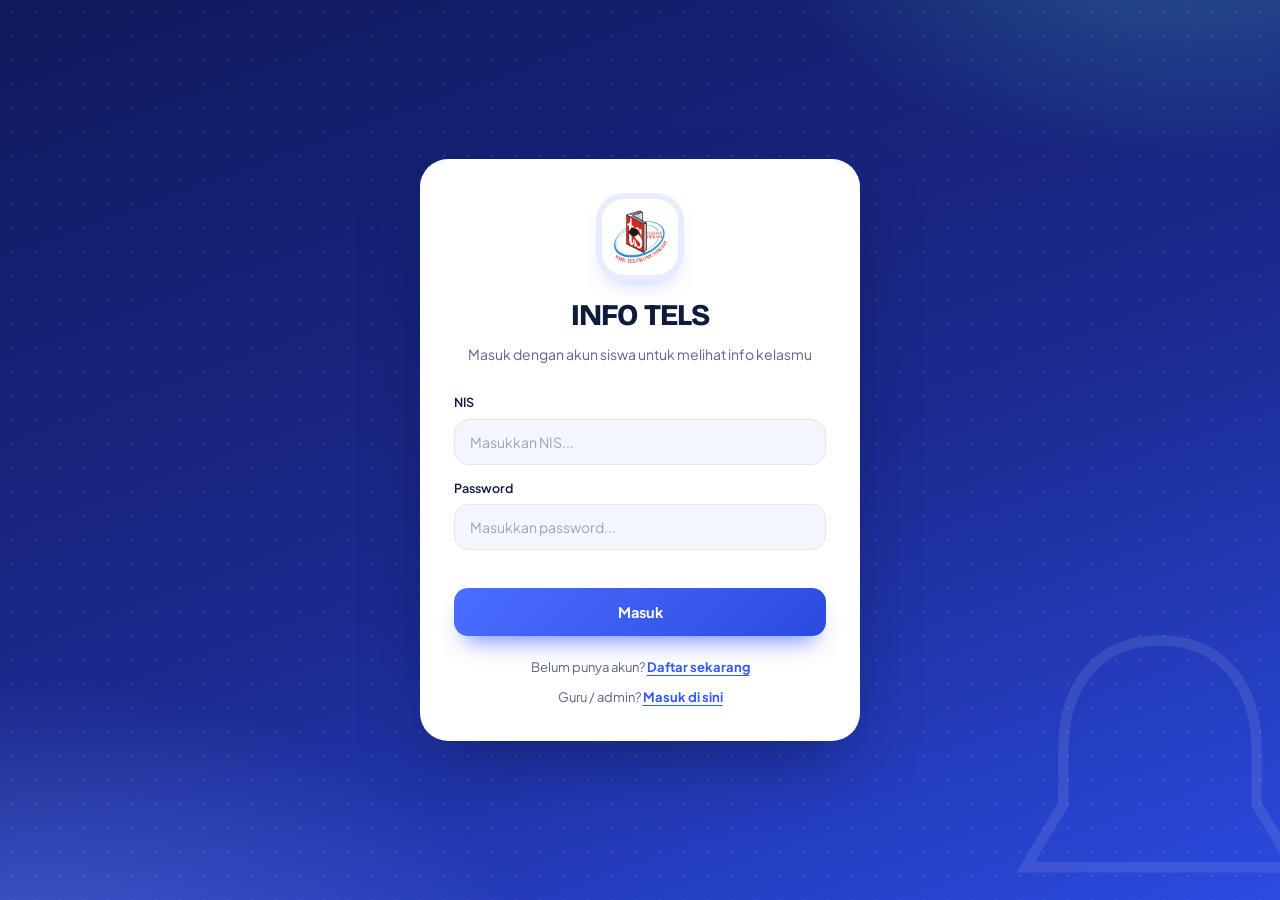
<file: index.html>
<!DOCTYPE html>
<html lang="id">
<head>
<meta charset="UTF-8" />
<meta name="viewport" content="width=device-width, initial-scale=1.0" />
<title>INFO TELS</title>
<link rel="preconnect" href="https://fonts.googleapis.com">
<link href="https://fonts.googleapis.com/css2?family=Bricolage+Grotesque:opsz,wght@12..96,600;12..96,700;12..96,800&family=Plus+Jakarta+Sans:wght@400;500;600;700&display=swap" rel="stylesheet">
<link rel="stylesheet" href="style.css" />
<link rel="stylesheet" href="tambahan.css" />
</head>
<body>

<!-- ================= LAYAR LOGIN SISWA ================= -->
<div class="login-screen" id="loginScreen">
  <div class="login-card lebar">
    <div class="login-badge"><img src="telesandi.png" alt="Logo INFO TELS"></div>
    <h1>INFO TELS</h1>
    <p class="sub" id="authSub">Masuk dengan akun siswa untuk melihat info kelasmu</p>

    <!-- ===== Masuk ===== -->
    <div id="loginView">
      <div class="field">
        <label for="loginNis">NIS</label>
        <input type="text" id="loginNis" placeholder="Masukkan NIS..." autocomplete="username" />
      </div>
      <div class="field">
        <label for="loginPassword">Password</label>
        <input type="password" id="loginPassword" placeholder="Masukkan password..." autocomplete="current-password" />
      </div>
      <p class="login-error" id="loginError"></p>

      <div class="login-actions">
        <button class="btn-154" id="loginBtn"><span>Masuk</span><svg xmlns="http://www.w3.org/2000/svg" fill="currentcolor" viewBox="0 0 24 24"><path d="M16.1716 10.9999L10.8076 5.63589L12.2218 4.22168L20 11.9999L12.2218 19.778L10.8076 18.3638L16.1716 12.9999H4V10.9999H16.1716Z"></path></svg></button>
      </div>

      <p class="auth-switch">Belum punya akun? <button type="button" class="link-btn" id="showRegisterBtn">Daftar sekarang</button></p>
      <p class="auth-switch alt">Guru / admin? <a class="link-btn" href="admin.html">Masuk di sini</a></p>
    </div>

    <!-- ===== Daftar ===== -->
    <div id="registerView" hidden>
      <p class="login-note">Setelah mendaftar, akunmu harus <b>disetujui admin</b> dulu sebelum bisa dipakai masuk.</p>
      <div class="field">
        <label for="regNama">Nama lengkap</label>
        <input type="text" id="regNama" placeholder="Nama sesuai data sekolah" autocomplete="name" maxlength="100" />
      </div>
      <div class="field">
        <label for="regNis">NIS</label>
        <input type="text" id="regNis" placeholder="4-20 karakter (huruf/angka)" autocomplete="off" maxlength="20" />
      </div>
      <div class="field">
        <label for="regKelas">Kelas</label>
        <select id="regKelas" required></select>
      </div>
      <div class="field">
        <label for="regPassword">Password</label>
        <input type="password" id="regPassword" placeholder="Minimal 6 karakter" autocomplete="new-password" />
      </div>
      <div class="field">
        <label for="regConfirm">Ulangi password</label>
        <input type="password" id="regConfirm" placeholder="Ketik ulang password" autocomplete="new-password" />
      </div>
      <p class="login-error" id="registerError"></p>

      <div class="login-actions">
        <button class="btn-154" id="registerBtn"><span>Daftar</span><svg xmlns="http://www.w3.org/2000/svg" fill="currentcolor" viewBox="0 0 24 24"><path d="M16.1716 10.9999L10.8076 5.63589L12.2218 4.22168L20 11.9999L12.2218 19.778L10.8076 18.3638L16.1716 12.9999H4V10.9999H16.1716Z"></path></svg></button>
      </div>

      <p class="auth-switch">Sudah punya akun? <button type="button" class="link-btn" id="showLoginBtn">Masuk</button></p>
    </div>
  </div>
</div>

<!-- ================= APLIKASI SISWA ================= -->
<div id="appScreen" style="display:none;">
  <header>
    <div class="topbar">
      <div class="brand"><span class="brand-badge"><img src="telesandi.png" alt="Logo INFO TELS"></span> INFO TELS</div>
      <div class="admin-controls">
        <span class="status-badge" id="statusBadge"></span>
        <button class="admin-toggle btn-103" id="logoutBtn"><span class="text-103">Keluar</span><span class="icon-103"><svg xmlns="http://www.w3.org/2000/svg" width="24" height="24" viewBox="0 0 24 24"><path d="M24 20.188l-8.315-8.209 8.2-8.282-3.697-3.697-8.212 8.318-8.31-8.203-3.666 3.666 8.321 8.24-8.206 8.313 3.666 3.666 8.237-8.318 8.285 8.203z"></path></svg></span></button>
      </div>
    </div>
    <div class="hero">
      <h1>Info khusus untuk kelasmu</h1>
      <p id="heroSub">Kamu hanya melihat info untuk kelasmu dan info untuk semua kelas.</p>
    </div>
  </header>

  <div class="filter-wrap">
    <div class="filter-card">
      <div class="chips" id="chips" role="group" aria-label="Filter kategori"></div>
    </div>
  </div>

  <main>
    <div class="section-label">
      <h2>Pengumuman Terbaru</h2>
      <span class="count" id="countLabel"></span>
    </div>
    <div class="grid" id="grid"></div>
    <div class="empty" id="emptyState" style="display:none;">
      <div class="icon">
        <svg width="34" height="34" viewBox="0 0 24 24" fill="none" stroke="currentColor" stroke-width="1.4" stroke-linecap="round" stroke-linejoin="round"><path d="M4 12h4l1.5 3h5L16 12h4"/><path d="M4 12 5.5 5h13L20 12v6a1 1 0 0 1-1 1H5a1 1 0 0 1-1-1v-6Z"/></svg>
      </div>
      <p>Belum ada pengumuman untuk filter ini.</p>
    </div>
  </main>

  <div class="toast" id="toast"></div>
</div>

<script src="common.js"></script>
<script src="script.js"></script>
</body>
</html>
</file>
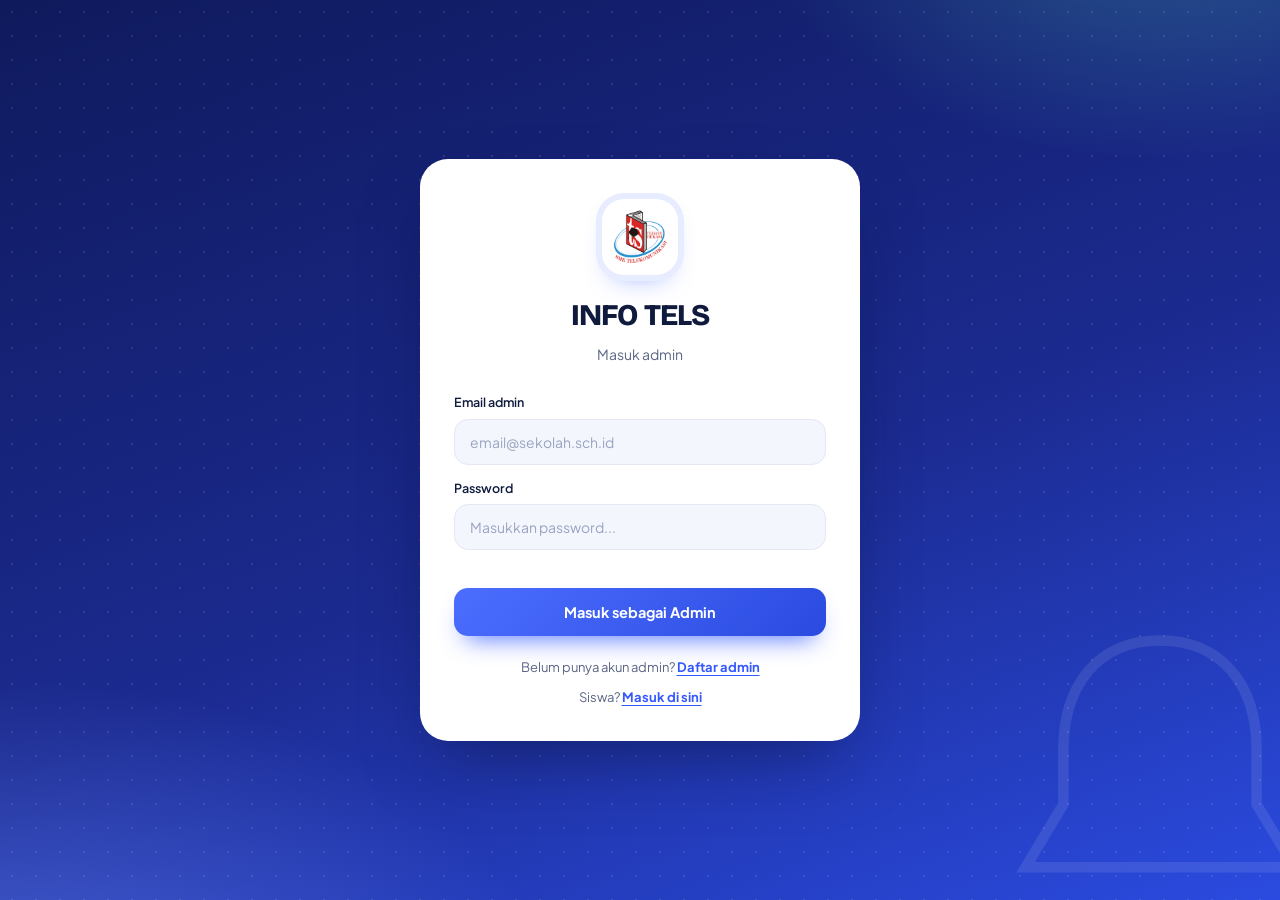
<file: admin.html>
<!DOCTYPE html>
<html lang="id">
<head>
<meta charset="UTF-8" />
<meta name="viewport" content="width=device-width, initial-scale=1.0" />
<title>INFO TELS — Admin</title>
<link rel="preconnect" href="https://fonts.googleapis.com">
<link href="https://fonts.googleapis.com/css2?family=Bricolage+Grotesque:opsz,wght@12..96,600;12..96,700;12..96,800&family=Plus+Jakarta+Sans:wght@400;500;600;700&display=swap" rel="stylesheet">
<link rel="stylesheet" href="style.css" />
<link rel="stylesheet" href="tambahan.css" />
</head>
<body>

<!-- ================= LAYAR LOGIN ADMIN ================= -->
<div class="login-screen" id="loginScreen">
  <div class="login-card lebar">
    <div class="login-badge"><img src="telesandi.png" alt="Logo INFO TELS"></div>
    <h1>INFO TELS</h1>
    <p class="sub" id="authSub">Masuk admin</p>

    <!-- ===== Masuk admin ===== -->
    <div id="loginView">
      <div class="field">
        <label for="loginEmail">Email admin</label>
        <input type="email" id="loginEmail" placeholder="email@sekolah.sch.id" autocomplete="email" />
      </div>
      <div class="field">
        <label for="loginPassword">Password</label>
        <input type="password" id="loginPassword" placeholder="Masukkan password..." autocomplete="current-password" />
      </div>
      <p class="login-error" id="loginError"></p>

      <div class="login-actions">
        <button class="btn-154" id="loginBtn"><span>Masuk sebagai Admin</span><svg xmlns="http://www.w3.org/2000/svg" fill="currentcolor" viewBox="0 0 24 24"><path d="M16.1716 10.9999L10.8076 5.63589L12.2218 4.22168L20 11.9999L12.2218 19.778L10.8076 18.3638L16.1716 12.9999H4V10.9999H16.1716Z"></path></svg></button>
      </div>

      <p class="auth-switch">Belum punya akun admin? <button type="button" class="link-btn" id="showRegisterBtn">Daftar admin</button></p>
      <p class="auth-switch alt">Siswa? <a class="link-btn" href="index.html">Masuk di sini</a></p>
    </div>

    <!-- ===== Daftar admin ===== -->
    <div id="registerView" hidden>
      <p class="login-note">Pendaftaran admin butuh <b>kode admin</b> dari pengelola sistem.</p>
      <div class="field">
        <label for="regNama">Nama lengkap</label>
        <input type="text" id="regNama" placeholder="Contoh: Bu Sandi" autocomplete="name" maxlength="100" />
      </div>
      <div class="field">
        <label for="regEmail">Email</label>
        <input type="email" id="regEmail" placeholder="nama@sekolah.sch.id" autocomplete="email" />
      </div>
      <div class="field">
        <label for="regPassword">Password</label>
        <input type="password" id="regPassword" placeholder="Minimal 8 karakter" autocomplete="new-password" />
      </div>
      <div class="field">
        <label for="regConfirm">Ulangi password</label>
        <input type="password" id="regConfirm" placeholder="Ketik ulang password" autocomplete="new-password" />
      </div>
      <div class="field">
        <label for="regKode">Kode admin</label>
        <input type="text" id="regKode" placeholder="Minta kode ke pengelola sistem" autocomplete="off" />
      </div>
      <p class="login-error" id="registerError"></p>

      <div class="login-actions">
        <button class="btn-154" id="registerBtn"><span>Buat Akun Admin</span><svg xmlns="http://www.w3.org/2000/svg" fill="currentcolor" viewBox="0 0 24 24"><path d="M16.1716 10.9999L10.8076 5.63589L12.2218 4.22168L20 11.9999L12.2218 19.778L10.8076 18.3638L16.1716 12.9999H4V10.9999H16.1716Z"></path></svg></button>
      </div>

      <p class="auth-switch">Sudah punya akun? <button type="button" class="link-btn" id="showLoginBtn">Masuk</button></p>
    </div>
  </div>
</div>

<!-- ================= PANEL ADMIN ================= -->
<div id="appScreen" style="display:none;">
  <header>
    <div class="topbar">
      <div class="brand"><span class="brand-badge"><img src="telesandi.png" alt="Logo INFO TELS"></span> INFO TELS</div>
      <div class="admin-controls">
        <span class="status-badge" id="statusBadge"></span>
        <button class="admin-toggle btn-103" id="logoutBtn"><span class="text-103">Keluar</span><span class="icon-103"><svg xmlns="http://www.w3.org/2000/svg" width="24" height="24" viewBox="0 0 24 24"><path d="M24 20.188l-8.315-8.209 8.2-8.282-3.697-3.697-8.212 8.318-8.31-8.203-3.666 3.666 8.321 8.24-8.206 8.313 3.666 3.666 8.237-8.318 8.285 8.203z"></path></svg></span></button>
      </div>
    </div>
    <div class="hero">
      <h1>Panel admin INFO TELS</h1>
      <p>Posting pengumuman untuk kelas tertentu, dan verifikasi akun siswa yang mendaftar.</p>
    </div>
  </header>

  <div class="filter-wrap">
    <div class="filter-card">
      <div class="tabs" role="tablist">
        <button class="tab active" id="tabPengumuman" role="tab">Pengumuman</button>
        <button class="tab" id="tabSiswa" role="tab">Verifikasi Siswa <span class="tab-badge" id="pendingBadge">0</span></button>
      </div>
    </div>
  </div>

  <!-- ===== Panel pengumuman ===== -->
  <main id="panelPengumuman">
    <div class="panel-bar">
      <div class="chips" id="chips" role="group" aria-label="Filter kategori"></div>
      <select id="kelasFilter" aria-label="Filter kelas atau jurusan">
        <option value="semua">Semua Kelas/Jurusan</option>
      </select>
    </div>
    <div class="section-label">
      <h2>Pengumuman</h2>
      <span class="count" id="countLabel"></span>
    </div>
    <div class="grid" id="grid"></div>
    <div class="empty" id="emptyState" style="display:none;">
      <div class="icon">
        <svg width="34" height="34" viewBox="0 0 24 24" fill="none" stroke="currentColor" stroke-width="1.4" stroke-linecap="round" stroke-linejoin="round"><path d="M4 12h4l1.5 3h5L16 12h4"/><path d="M4 12 5.5 5h13L20 12v6a1 1 0 0 1-1 1H5a1 1 0 0 1-1-1v-6Z"/></svg>
      </div>
      <p>Belum ada pengumuman untuk filter ini.</p>
    </div>
  </main>

  <!-- ===== Panel verifikasi siswa ===== -->
  <main id="panelSiswa" hidden>
    <div class="panel-bar">
      <div class="chips" id="siswaChips" role="group" aria-label="Filter status siswa"></div>
    </div>
    <div class="section-label">
      <h2>Akun Siswa</h2>
      <span class="count" id="siswaCount"></span>
    </div>
    <div class="siswa-list" id="siswaList"></div>
    <div class="empty" id="siswaEmpty" style="display:none;">
      <div class="icon">
        <svg width="34" height="34" viewBox="0 0 24 24" fill="none" stroke="currentColor" stroke-width="1.4" stroke-linecap="round" stroke-linejoin="round"><circle cx="12" cy="8" r="3.5"/><path d="M5 20c1-4 4-6 7-6s6 2 7 6"/></svg>
      </div>
      <p>Tidak ada akun siswa untuk status ini.</p>
    </div>
  </main>

  <button class="fab show" id="fab" aria-label="Tambah pengumuman baru">
    <svg width="22" height="22" viewBox="0 0 20 20" fill="none" stroke="currentColor" stroke-width="2" stroke-linecap="round"><path d="M10 4v12M4 10h12"/></svg>
  </button>

  <!-- Form buat pengumuman -->
  <div class="overlay" id="overlay">
    <div class="modal" role="dialog" aria-modal="true" aria-labelledby="modalTitle">
      <h3 id="modalTitle">Buat Pengumuman</h3>
      <p class="sub">Isi info di bawah. Hanya siswa dari kelas yang dipilih yang bisa melihatnya.</p>
      <form id="form">
        <div class="field">
          <label for="judul">Judul</label>
          <input id="judul" type="text" placeholder="Contoh: Libur Nasional 17 Agustus" maxlength="150" required />
        </div>
        <div class="field">
          <label for="isi">Isi Pengumuman</label>
          <textarea id="isi" placeholder="Tulis detail pengumuman di sini..." maxlength="3000" required></textarea>
        </div>
        <div class="field">
          <label for="kategori">Kategori</label>
          <select id="kategori">
            <option value="akademik">Akademik</option>
            <option value="lomba">Lomba</option>
            <option value="libur">Libur</option>
            <option value="ekskul">Ekskul</option>
          </select>
        </div>
        <fieldset class="field">
          <legend>Ditujukan Untuk</legend>
          <div class="kelas-picker">
            <label class="kelas-check kelas-check-all">
              <input type="checkbox" id="kelasAll" checked>
              <span>Semua Kelas</span>
            </label>
            <div class="kelas-groups" id="kelasGroups"></div>
            <p class="kelas-hint" id="kelasHint"></p>
          </div>
        </fieldset>
        <div class="modal-actions">
          <button type="button" class="btn btn-ghost" id="cancelBtn">Batal</button>
          <button type="submit" class="btn btn-primary">Posting</button>
        </div>
      </form>
    </div>
  </div>

  <!-- Reset password siswa -->
  <div class="overlay" id="pwOverlay">
    <div class="modal" role="dialog" aria-modal="true" aria-labelledby="pwTitle">
      <h3 id="pwTitle">Reset Password</h3>
      <p class="sub" id="pwSub">Buat password baru untuk siswa ini, lalu sampaikan ke siswanya.</p>
      <div class="field">
        <label for="pwBaru">Password baru</label>
        <input id="pwBaru" type="text" placeholder="Minimal 6 karakter" autocomplete="off" />
      </div>
      <p class="error-msg" id="pwError"></p>
      <div class="modal-actions">
        <button type="button" class="btn btn-ghost" id="pwCancelBtn">Batal</button>
        <button type="button" class="btn btn-primary" id="pwSaveBtn">Simpan</button>
      </div>
    </div>
  </div>

  <!-- Konfirmasi hapus -->
  <div class="confirm-overlay" id="confirmOverlay">
    <div class="confirm-box">
      <div class="icon">
        <svg width="42" height="42" viewBox="0 0 20 20" fill="none" stroke="currentColor" stroke-width="1.5" stroke-linecap="round" stroke-linejoin="round"><path d="M4 6h12M8 6V4.5A1.5 1.5 0 0 1 9.5 3h1A1.5 1.5 0 0 1 12 4.5V6M6 6l.6 9.4A1.5 1.5 0 0 0 8.1 17h3.8a1.5 1.5 0 0 0 1.5-1.6L14 6"/></svg>
      </div>
      <h3 id="confirmTitle">Hapus?</h3>
      <p id="confirmText">Tindakan ini tidak dapat dibatalkan.</p>
      <div class="actions">
        <button class="btn btn-ghost" id="confirmCancelBtn">Batal</button>
        <button class="btn btn-danger btn-103" id="confirmDeleteBtn"><span class="text-103">Hapus</span><span class="icon-103"><svg xmlns="http://www.w3.org/2000/svg" width="24" height="24" viewBox="0 0 24 24"><path d="M24 20.188l-8.315-8.209 8.2-8.282-3.697-3.697-8.212 8.318-8.31-8.203-3.666 3.666 8.321 8.24-8.206 8.313 3.666 3.666 8.237-8.318 8.285 8.203z"></path></svg></span></button>
      </div>
    </div>
  </div>

  <div class="toast" id="toast"></div>
</div>

<script src="common.js"></script>
<script src="admin.js"></script>
</body>
</html>
</file>
<file: style.css>
:root{
  --ink:#0F1A3D;
  --ink-soft:#5B6585;
  --accent:#3358FF;
  --accent-dark:#1B2A8F;
  --accent-soft:#E8ECFF;
  --mint:#5CE1C6;
  --danger:#E5484D;
  --danger-dark:#C93036;
  --danger-soft:rgba(229,72,77,.1);
  --line:#E4E8F5;
  --paper:#F4F6FD;
  --white:#FFFFFF;

  --radius-xl:28px;
  --radius-lg:22px;
  --radius-md:14px;
  --radius-sm:10px;
  --radius-pill:999px;

  --shadow-sm:0 1px 2px rgba(16,26,92,.06), 0 6px 16px -8px rgba(16,26,92,.14);
  --shadow-hover:0 22px 44px -20px rgba(27,42,143,.38);
  --shadow-float:0 30px 70px -20px rgba(10,16,60,.55);

  --hero-bg:
    radial-gradient(rgba(255,255,255,.10) 1px, transparent 1.5px),
    radial-gradient(700px 420px at 92% -10%, rgba(92,225,198,.28), transparent 60%),
    radial-gradient(900px 520px at 0% 110%, rgba(110,140,255,.45), transparent 60%),
    linear-gradient(160deg,#0F1A5C 0%,#1B2A8F 55%,#2B4BE0 100%);
  --hero-bg-size:24px 24px, auto, auto, auto;
}

*{box-sizing:border-box;}
html{-webkit-text-size-adjust:100%;}
body{margin:0;}
body,input,select,textarea,button{font-family:'Plus Jakarta Sans',system-ui,-apple-system,'Segoe UI',sans-serif;}
h1,h2,h3,.brand{
  font-family:'Bricolage Grotesque','Plus Jakarta Sans',system-ui,sans-serif;
  font-weight:700;
  letter-spacing:-.02em;
}
.btn{font-weight:600;}
body{
  background:var(--paper);
  color:var(--ink);
  min-height:100vh;
  -webkit-font-smoothing:antialiased;
  line-height:1.5;
}
::selection{background:var(--accent);color:var(--white);}

.login-screen{
  min-height:100vh;
  display:flex;
  align-items:center;
  justify-content:center;
  background-image:var(--hero-bg);
  background-size:var(--hero-bg-size);
  position:relative;
  overflow:hidden;
  padding:24px;
}
.login-screen::after{
  content:"";
  position:absolute;
  right:-90px; bottom:-110px;
  width:420px; height:420px;
  background-image:url("data:image/svg+xml,%3Csvg xmlns='http://www.w3.org/2000/svg' viewBox='0 0 100 100'%3E%3Cpath d='M50 12c-15 0-23 11-23 26v13l-9 15h64l-9-15V38c0-15-8-26-23-26Z' fill='none' stroke='white' stroke-width='2.5'/%3E%3Ccircle cx='50' cy='84' r='6' fill='none' stroke='white' stroke-width='2.5'/%3E%3C/svg%3E");
  background-repeat:no-repeat;
  background-size:contain;
  opacity:.09;
  pointer-events:none;
}
.login-card{
  background:var(--white);
  border-radius:var(--radius-xl);
  padding:40px 34px 34px;
  max-width:410px;
  width:100%;
  box-shadow:var(--shadow-float);
  text-align:center;
  animation:pop .45s cubic-bezier(.2,.9,.3,1.2) both;
  position:relative;
  z-index:2;
}
.login-badge{
  width:76px;height:76px;
  background:var(--accent-soft);
  border-radius:22px;
  display:flex;align-items:center;justify-content:center;
  overflow:hidden;
  margin:0 auto 18px;
  box-shadow:0 0 0 6px var(--accent-soft), 0 12px 24px -10px rgba(51,88,255,.5);
}
.login-badge img{
  width:100%;
  height:100%;
  object-fit:cover;
  display:block;
}
.login-card h1{font-size:30px; margin:0 0 6px; font-weight:800; letter-spacing:-.03em;}
.login-card .sub{font-size:14px; color:var(--ink-soft); margin:0 0 28px;}
.login-card .field{margin-bottom:14px; text-align:left;}
.login-card .field label{
  display:block; font-size:12.5px; font-weight:600; margin-bottom:7px; color:var(--ink);
}
.login-card .field input{
  width:100%;
  border:1.5px solid var(--line);
  border-radius:var(--radius-md);
  padding:13px 15px;
  font-size:14px;
  color:var(--ink);
  background:var(--paper);
  transition:border-color .15s ease, box-shadow .15s ease, background .15s ease;
}
.login-card .field input::placeholder{color:#9AA3C0;}
.login-card .field input:focus{
  outline:none;
  border-color:var(--accent);
  background:var(--white);
  box-shadow:0 0 0 4px rgba(51,88,255,.14);
}
.login-error{
  font-size:12.5px;
  color:var(--danger);
  font-weight:600;
  min-height:16px;
  margin:-2px 0 10px;
  text-align:left;
}
.login-actions{display:flex; flex-direction:column; gap:12px; margin-top:4px;}
.divider{
  display:flex; align-items:center; gap:12px;
  color:var(--ink-soft); font-size:12px; margin:2px 0;
}
.divider::before, .divider::after{content:""; flex:1; height:1px; background:var(--line);}

header{
  background-image:var(--hero-bg);
  background-size:var(--hero-bg-size);
  padding:26px 6vw 96px;
  border-radius:0 0 40px 40px;
  position:relative;
  overflow:hidden;
}
header::after{
  content:"";
  position:absolute;
  right:-50px; bottom:-80px;
  width:340px; height:340px;
  background-image:url("data:image/svg+xml,%3Csvg xmlns='http://www.w3.org/2000/svg' viewBox='0 0 100 100'%3E%3Cpath d='M50 12c-15 0-23 11-23 26v13l-9 15h64l-9-15V38c0-15-8-26-23-26Z' fill='none' stroke='white' stroke-width='2.5'/%3E%3Ccircle cx='50' cy='84' r='6' fill='none' stroke='white' stroke-width='2.5'/%3E%3C/svg%3E");
  background-repeat:no-repeat;
  background-size:contain;
  opacity:.09;
  pointer-events:none;
}
.topbar, .hero{position:relative; z-index:2;}
.topbar{
  max-width:1100px;
  margin:0 auto;
  display:flex;
  justify-content:space-between;
  align-items:center;
  flex-wrap:wrap;
  gap:12px;
}
.brand{
  display:flex;
  align-items:center;
  gap:11px;
  color:var(--white);
  font-weight:800;
  font-size:20px;
  letter-spacing:-.02em;
}
.brand-badge{
  width:40px;height:40px;
  background:rgba(255,255,255,.14);
  border:1px solid rgba(255,255,255,.22);
  border-radius:13px;
  display:flex;align-items:center;justify-content:center;
  overflow:hidden;
}
.brand-badge img{
  width:100%;
  height:100%;
  object-fit:cover;
  display:block;
}
.admin-controls{
  display:flex;
  gap:10px;
  align-items:center;
  flex-wrap:wrap;
}
.status-badge{
  display:inline-flex;
  align-items:center;
  gap:7px;
  font-size:12.5px;
  padding:9px 15px;
  border-radius:var(--radius-pill);
  font-weight:600;
  background:rgba(255,255,255,.12);
  border:1px solid rgba(255,255,255,.2);
  backdrop-filter:blur(8px);
  -webkit-backdrop-filter:blur(8px);
  color:var(--white);
}
.status-badge svg{flex-shrink:0;}

.hero{
  max-width:1100px;
  margin:56px auto 0;
}
.hero h1{
  color:var(--white);
  font-size:clamp(32px,5.4vw,56px);
  font-weight:800;
  line-height:1.05;
  letter-spacing:-.035em;
  margin:0 0 16px;
  max-width:16ch;
}
.hero p{
  color:rgba(255,255,255,.76);
  font-size:16px;
  line-height:1.65;
  margin:0;
  max-width:50ch;
}

.filter-wrap{
  max-width:1100px;
  margin:-40px auto 0;
  padding:0 6vw;
  position:relative;
  z-index:5;
}
.filter-card{
  background:var(--white);
  border:1px solid var(--line);
  border-radius:var(--radius-lg);
  padding:12px 14px;
  display:flex;
  flex-wrap:wrap;
  gap:12px;
  align-items:center;
  box-shadow:0 18px 40px -18px rgba(27,42,143,.35);
}
.chips{
  display:flex;
  gap:6px;
  flex-wrap:wrap;
  flex:1;
}
.chip{
  border:none;
  background:transparent;
  color:var(--ink-soft);
  padding:9px 17px;
  border-radius:var(--radius-pill);
  font-size:13px;
  font-weight:600;
  cursor:pointer;
  transition:background .15s ease, color .15s ease, box-shadow .15s ease;
}
.chip:hover{background:var(--accent-soft); color:var(--accent-dark);}
.chip.active{
  background:var(--accent);
  color:var(--white);
  box-shadow:0 8px 18px -8px rgba(51,88,255,.7);
}
.chip:focus-visible, select:focus-visible{outline:3px solid var(--accent); outline-offset:2px;}
select{
  appearance:none;
  -webkit-appearance:none;
  border:1.5px solid var(--line);
  background-color:var(--paper);
  background-image:url("data:image/svg+xml,%3Csvg xmlns='http://www.w3.org/2000/svg' width='12' height='8' viewBox='0 0 12 8' fill='none' stroke='%235B6585' stroke-width='1.8' stroke-linecap='round' stroke-linejoin='round'%3E%3Cpath d='M1 1.5l5 5 5-5'/%3E%3C/svg%3E");
  background-repeat:no-repeat;
  background-position:right 14px center;
  color:var(--ink);
  padding:10px 38px 10px 16px;
  border-radius:var(--radius-pill);
  font-size:13px;
  font-weight:600;
  cursor:pointer;
  min-width:170px;
  transition:border-color .15s ease;
}
select:hover{border-color:var(--accent);}

main{
  max-width:1100px;
  margin:0 auto;
  padding:40px 6vw 110px;
}
.section-label{
  display:flex;
  justify-content:space-between;
  align-items:center;
  margin-bottom:22px;
  gap:12px;
}
.section-label h2{
  font-size:26px;
  margin:0;
  font-weight:800;
  letter-spacing:-.03em;
}
.count{
  font-size:12.5px;
  font-weight:600;
  color:var(--accent-dark);
  background:var(--accent-soft);
  padding:6px 13px;
  border-radius:var(--radius-pill);
}
.grid{
  display:grid;
  grid-template-columns:repeat(auto-fill, minmax(290px,1fr));
  gap:18px;
}
.card{
  background:
    linear-gradient(180deg, var(--cat-bg, var(--accent-soft)) 0, rgba(255,255,255,0) 96px),
    var(--white);
  border:1px solid var(--line);
  border-radius:var(--radius-lg);
  padding:22px 22px 18px;
  display:flex;
  flex-direction:column;
  gap:12px;
  position:relative;
  box-shadow:var(--shadow-sm);
  transition:transform .2s ease, box-shadow .2s ease, border-color .2s ease;
}
.card:hover{
  transform:translateY(-4px);
  box-shadow:var(--shadow-hover);
  border-color:var(--cat-color, var(--accent));
}
.card-top{
  display:flex;
  justify-content:space-between;
  align-items:flex-start;
  gap:8px;
  min-height:34px;
}
.tag{
  display:inline-flex;
  align-items:center;
  gap:7px;
  font-size:12px;
  font-weight:700;
  padding:6px 12px;
  border-radius:var(--radius-pill);
  background:var(--white);
  color:var(--cat-color, var(--ink));
  box-shadow:0 0 0 1px var(--cat-color, var(--line)) inset;
}
.tag::before{
  content:"";
  width:7px; height:7px;
  border-radius:50%;
  background:var(--cat-color, var(--accent));
}
.card h3{
  margin:0;
  font-size:19px;
  line-height:1.3;
  font-weight:700;
  letter-spacing:-.02em;
}
.card p{
  margin:0;
  font-size:14px;
  color:var(--ink-soft);
  line-height:1.65;
}
.card-meta{
  margin-top:auto;
  display:flex;
  justify-content:space-between;
  align-items:center;
  gap:10px;
  font-size:12px;
  color:var(--ink-soft);
  border-top:1px solid var(--line);
  padding-top:14px;
}
.kelas-pill{
  background:var(--accent-soft);
  padding:5px 12px;
  border-radius:var(--radius-pill);
  font-weight:700;
  color:var(--accent-dark);
}
.empty{
  text-align:center;
  padding:64px 20px;
  color:var(--ink-soft);
  border:2px dashed var(--line);
  border-radius:var(--radius-xl);
  background:rgba(255,255,255,.6);
}
.empty .icon{
  width:68px; height:68px;
  margin:0 auto 14px;
  display:flex; align-items:center; justify-content:center;
  border-radius:50%;
  background:var(--accent-soft);
  color:var(--accent);
}
.empty p{margin:0; font-size:14.5px;}

.card .delete-btn{
  position:absolute;
  top:16px;
  right:16px;
  width:34px;
  height:34px;
  padding:0;
  border:none;
  border-radius:50%;
  background:var(--danger-soft);
  box-shadow:none;
  overflow:hidden;
  cursor:pointer;
  display:none;
  align-items:center;
  justify-content:center;
  transition:transform .15s ease, background .15s ease;
}
.card .delete-btn:hover{background:var(--danger); transform:scale(1.08);}
.card .delete-btn.show{display:flex;}
.card .delete-btn .text-103{display:none;}
.card .delete-btn .icon-103{width:100%; border-left:none;}
.card .delete-btn svg{fill:var(--danger); width:12px;}
.card .delete-btn:hover svg{fill:var(--white);}

.fab{
  background:linear-gradient(135deg,#4C6EFF,#2B4BE0);
  color:var(--white);
  border:none;
  position:fixed;
  bottom:28px; right:28px;
  width:60px;height:60px;
  border-radius:20px;
  box-shadow:0 18px 34px -10px rgba(51,88,255,.75), 0 0 0 4px rgba(255,255,255,.9);
  cursor:pointer;
  display:none;
  align-items:center;
  justify-content:center;
  transition:transform .2s ease, box-shadow .2s ease;
  z-index:20;
}
.fab svg{transition:transform .25s ease;}
.fab.show{display:flex;}
.fab:hover{transform:translateY(-3px);}
.fab:hover svg{transform:rotate(90deg);}
.fab:focus-visible{outline:3px solid var(--ink); outline-offset:4px;}

.overlay{
  position:fixed; inset:0;
  background:rgba(15,26,61,.5);
  backdrop-filter:blur(6px);
  -webkit-backdrop-filter:blur(6px);
  display:none;
  align-items:center;
  justify-content:center;
  padding:20px;
  z-index:30;
}
.overlay.show{display:flex;}
.modal{
  background:var(--white);
  border-radius:var(--radius-xl);
  width:100%;
  max-width:460px;
  max-height:calc(100vh - 40px);
  overflow-y:auto;
  padding:30px;
  box-shadow:var(--shadow-float);
  animation:pop .3s cubic-bezier(.2,.9,.3,1.2) both;
}
@keyframes pop{from{opacity:0; transform:translateY(10px) scale(.96);} to{opacity:1; transform:none;}}
.modal h3{margin:0 0 6px; font-size:22px; font-weight:800; letter-spacing:-.03em;}
.modal .sub{font-size:13.5px; color:var(--ink-soft); margin:0 0 22px; line-height:1.55;}
.field{margin-bottom:16px;}
.field label{
  display:block;
  font-size:12.5px;
  font-weight:600;
  margin-bottom:7px;
  color:var(--ink);
}
.field input, .field select, .field textarea{
  width:100%;
  border:1.5px solid var(--line);
  border-radius:var(--radius-md);
  padding:12px 14px;
  font-size:14px;
  color:var(--ink);
  background-color:var(--paper);
  transition:border-color .15s ease, box-shadow .15s ease, background-color .15s ease;
}
.field select{
  border-radius:var(--radius-md);
  padding-right:38px;
  min-width:0;
}
.field input::placeholder, .field textarea::placeholder{color:#9AA3C0;}
.field input:focus, .field select:focus, .field textarea:focus{
  outline:none;
  border-color:var(--accent);
  background-color:var(--white);
  box-shadow:0 0 0 4px rgba(51,88,255,.14);
}
.field textarea{resize:vertical; min-height:96px; line-height:1.55;}
.modal-actions{
  display:flex;
  gap:10px;
  margin-top:8px;
}
.btn{
  flex:1;
  border:none;
  padding:13px;
  border-radius:var(--radius-md);
  font-size:14px;
  cursor:pointer;
  transition:background .15s ease, transform .15s ease, box-shadow .15s ease;
}
.btn:active{transform:scale(.98);}
.btn-primary{
  background:linear-gradient(135deg,#4C6EFF,#2B4BE0);
  color:var(--white);
  box-shadow:0 12px 22px -12px rgba(51,88,255,.8);
}
.btn-primary:hover{background:linear-gradient(135deg,#3F62F5,#1B2A8F);}
.btn-ghost{background:var(--paper); color:var(--ink); box-shadow:0 0 0 1.5px var(--line) inset;}
.btn-ghost:hover{background:var(--accent-soft);}
.btn-danger{background:var(--danger); color:var(--white);}
.btn-danger:hover{background:var(--danger-dark);}
.btn:focus-visible{outline:3px solid var(--ink); outline-offset:2px;}

.btn-103{
  display:flex;
  align-items:center;
  position:relative;
  height:46px;
  border:none;
  border-radius:var(--radius-md);
  background:var(--danger);
  cursor:pointer;
  user-select:none;
  font-size:14px;
  overflow:hidden;
  transition:background .2s ease, border-color .2s ease;
}
.btn-103 span{transition:200ms;}
.btn-103 .text-103{
  transform:translateX(18px);
  color:var(--white);
  font-weight:600;
}
.btn-103 .icon-103{
  position:absolute;
  top:0; right:0;
  height:100%;
  width:44px;
  display:flex;
  align-items:center;
  justify-content:center;
  border-left:1px solid rgba(255,255,255,.25);
}
.btn-103 svg{width:14px; fill:var(--white); transition:transform .15s ease;}
.btn-103:hover{background:var(--danger-dark);}
.btn-103:hover .text-103{color:transparent; opacity:0;}
.btn-103:hover .icon-103{width:100%; border-left:none;}
.btn-103:focus{outline:none;}
.btn-103:focus-visible{outline:3px solid var(--ink); outline-offset:2px;}
.btn-103:active .icon-103 svg{transform:scale(.8);}
.btn-103:disabled{
  pointer-events:none;
  opacity:.6;
  background:#DCE0EE;
  box-shadow:none;
}
.btn-103:disabled .text-103{color:#8A93B0;}
.btn-103:disabled .icon-103{border-left:1px solid #C3C9DE;}

.btn-103.admin-toggle{
  width:116px;
  height:42px;
  padding:0;
  border-radius:var(--radius-pill);
  background:rgba(255,255,255,.12);
  border:1px solid rgba(255,255,255,.22);
  backdrop-filter:blur(8px);
  -webkit-backdrop-filter:blur(8px);
  font-size:13.5px;
}
.btn-103.admin-toggle:hover{background:var(--danger); border-color:var(--danger);}
.btn-103.admin-toggle:focus-visible{outline:3px solid var(--white); outline-offset:2px;}

.btn-103.btn{
  flex:1;
  height:48px;
  padding:0;
  justify-content:center;
}
.btn-103.btn .text-103{transform:none;}

.btn-154{
  --bg_color:var(--accent);
  position:relative;
  display:flex;
  width:100%;
  border:none;
  background:none;
  cursor:pointer;
  user-select:none;
  padding:0;
  color:var(--white);
  transition:transform .15s ease, filter .15s ease;
}
.btn-154 span{
  flex:1;
  display:flex;
  align-items:center;
  justify-content:center;
  font-weight:700;
  font-size:14.5px;
  letter-spacing:0;
  text-transform:none;
  padding:15px 44px;
  border-radius:var(--radius-md);
  background:var(--bg_color);
  transition:background .2s ease, box-shadow .2s ease, border-color .2s ease;
}
.btn-154::before{display:none;}
.btn-154 svg{
  position:absolute;
  right:18px;
  top:50%;
  width:20px;
  height:20px;
  margin-top:-10px;
  opacity:0;
  transform:translateX(-10px);
  transition:opacity .25s ease, transform .25s ease;
}
.btn-154:hover svg{opacity:1; transform:translateX(0);}
.btn-154:active{transform:scale(.985);}
.btn-154:focus-visible{outline:3px solid var(--accent); outline-offset:3px;}

#loginAdminBtn span{
  background:linear-gradient(135deg,#4C6EFF,#2B4BE0);
  box-shadow:0 14px 24px -12px rgba(51,88,255,.85);
}
#loginAdminBtn:hover span{background:linear-gradient(135deg,#3F62F5,#1B2A8F);}

#loginMemberBtn{color:var(--ink);}
#loginMemberBtn span{
  background:var(--white);
  color:var(--ink);
  border:1.5px solid var(--line);
}
#loginMemberBtn:hover span{border-color:var(--accent); background:var(--accent-soft);}

.btn-154:disabled{
  pointer-events:none;
  opacity:.6;
  color:#8A93B0;
  --bg_color:#DCE0EE;
}
.btn-154:disabled span{color:#8A93B0; box-shadow:none;}

.toast{
  position:fixed;
  bottom:28px; left:50%;
  transform:translate(-50%, 20px);
  display:flex;
  align-items:center;
  gap:10px;
  background:var(--ink);
  color:var(--white);
  padding:13px 22px;
  border-radius:var(--radius-pill);
  font-size:13.5px;
  font-weight:600;
  box-shadow:0 18px 40px -14px rgba(15,26,61,.6);
  opacity:0;
  transition:.25s ease;
  z-index:40;
  pointer-events:none;
  max-width:calc(100vw - 40px);
}
.toast::before{
  content:"";
  flex-shrink:0;
  width:8px; height:8px;
  border-radius:50%;
  background:var(--mint);
  box-shadow:0 0 0 4px rgba(92,225,198,.25);
}
.toast.show{opacity:1; transform:translate(-50%,0);}

.confirm-overlay{
  position:fixed; inset:0;
  background:rgba(15,26,61,.55);
  backdrop-filter:blur(6px);
  -webkit-backdrop-filter:blur(6px);
  display:none;
  align-items:center;
  justify-content:center;
  padding:20px;
  z-index:50;
}
.confirm-overlay.show{display:flex;}
.confirm-box{
  background:var(--white);
  border-radius:var(--radius-xl);
  max-width:400px;
  width:100%;
  padding:34px 30px 28px;
  text-align:center;
  box-shadow:var(--shadow-float);
  animation:pop .3s cubic-bezier(.2,.9,.3,1.2) both;
}
.confirm-box .icon{
  width:76px; height:76px;
  margin:0 auto 18px;
  display:flex; align-items:center; justify-content:center;
  border-radius:50%;
  background:var(--danger-soft);
  color:var(--danger);
}
.confirm-box h3{font-size:22px; margin:0 0 8px; font-weight:800; letter-spacing:-.03em;}
.confirm-box p{font-size:14px; color:var(--ink-soft); margin:0 0 24px; line-height:1.6;}
.confirm-box .actions{
  display:flex;
  gap:10px;
}
.confirm-box .actions .btn{flex:1;}
.confirm-box .actions .btn-ghost{height:48px; padding:0;}

@media (max-width:640px){
  header{padding:22px 5vw 88px; border-radius:0 0 30px 30px;}
  .hero{margin-top:40px;}
  .filter-wrap{padding:0 4vw;}
  .filter-card{flex-direction:column; align-items:stretch; gap:10px;}
  .chips{
    flex-wrap:nowrap;
    overflow-x:auto;
    scrollbar-width:none;
    padding-bottom:2px;
  }
  .chips::-webkit-scrollbar{display:none;}
  .chip{flex-shrink:0;}
  select{width:100%;}
  main{padding:32px 5vw 110px;}
  .section-label h2{font-size:22px;}
  .login-card{padding:34px 24px 28px;}
  .modal{padding:24px;}
  .fab{bottom:20px; right:20px;}
}

@media (prefers-reduced-motion:reduce){
  *, *::before, *::after{
    animation-duration:.001ms !important;
    animation-iteration-count:1 !important;
    transition-duration:.001ms !important;
  }
  .card:hover{transform:none;}
}

[hidden]{display:none !important;}

.auth-switch{margin:22px 0 0; font-size:13px; color:var(--ink-soft);}
.link-btn{
  background:none;
  border:none;
  padding:0;
  font:inherit;
  font-weight:700;
  color:var(--accent);
  cursor:pointer;
  text-decoration:underline;
  text-underline-offset:3px;
}
.link-btn:hover{color:var(--accent-dark);}
.link-btn:focus-visible{outline:3px solid var(--accent); outline-offset:3px; border-radius:4px;}
.login-error.ok{color:#0F9D82;}

#registerBtn span{
  background:linear-gradient(135deg,#4C6EFF,#2B4BE0);
  box-shadow:0 14px 24px -12px rgba(51,88,255,.85);
}
#registerBtn:hover span{background:linear-gradient(135deg,#3F62F5,#1B2A8F);}

.modal{max-width:500px;}

fieldset.field{border:0; padding:0; margin:0 0 16px; min-width:0;}
.field legend{
  padding:0;
  display:block;
  font-size:12.5px;
  font-weight:600;
  margin-bottom:7px;
  color:var(--ink);
}
.kelas-picker{
  border:1.5px solid var(--line);
  border-radius:var(--radius-md);
  background:var(--paper);
  padding:12px;
  display:flex;
  flex-direction:column;
  gap:12px;
}
.kelas-check{position:relative; display:inline-flex; cursor:pointer; align-self:flex-start;}
.field .kelas-check input{
  position:absolute;
  inset:0;
  width:100%;
  height:100%;
  margin:0;
  padding:0;
  border:0;
  opacity:0;
  cursor:pointer;
  box-shadow:none;
}
.kelas-check span{
  display:inline-flex;
  align-items:center;
  gap:6px;
  padding:7px 13px;
  border-radius:var(--radius-pill);
  background:var(--white);
  border:1.5px solid var(--line);
  font-size:12.5px;
  font-weight:600;
  color:var(--ink-soft);
  user-select:none;
  transition:background .15s ease, border-color .15s ease, color .15s ease, box-shadow .15s ease;
}
.kelas-check:hover span{border-color:var(--accent); color:var(--accent-dark);}
.kelas-check input:checked + span{
  background:var(--accent);
  border-color:var(--accent);
  color:var(--white);
  box-shadow:0 8px 16px -8px rgba(51,88,255,.7);
}
.kelas-check input:checked + span::before{content:"✓"; font-size:11px; line-height:1;}
.kelas-check input:focus-visible + span{outline:3px solid var(--accent); outline-offset:2px;}
.kelas-check input:disabled{cursor:not-allowed;}
.kelas-check input:disabled + span{opacity:.5;}
.kelas-check:hover input:disabled + span{border-color:var(--line); color:var(--ink-soft);}
.kelas-check-all span{padding:9px 16px; font-size:13px;}

.kelas-groups{
  display:flex;
  flex-direction:column;
  gap:14px;
  max-height:240px;
  overflow-y:auto;
  padding-right:2px;
}
.kelas-groups.is-locked{opacity:.55;}
.kelas-group-head{
  display:flex;
  justify-content:space-between;
  align-items:center;
  margin-bottom:8px;
  font-size:12.5px;
  font-weight:700;
  color:var(--ink);
}
.kelas-group-all{
  display:inline-flex;
  align-items:center;
  gap:6px;
  font-size:12px;
  font-weight:600;
  color:var(--ink-soft);
  cursor:pointer;
}
.field .kelas-group-all input{
  width:16px;
  height:16px;
  padding:0;
  margin:0;
  accent-color:var(--accent);
  cursor:pointer;
}
.kelas-options{display:flex; flex-wrap:wrap; gap:6px;}
.kelas-hint{margin:0; font-size:12px; color:var(--ink-soft);}
.kelas-hint.warn{color:var(--danger); font-weight:600;}

.kelas-list{display:flex; flex-wrap:wrap; gap:6px;}
.kelas-pill{font-size:12px; padding:4px 11px;}
.kelas-pill-all{background:var(--ink); color:var(--white);}
.kelas-pill-more{background:var(--paper); color:var(--ink-soft); box-shadow:0 0 0 1px var(--line) inset; cursor:help;}
.card-meta{align-items:flex-start;}
.card-meta > span:last-child{flex-shrink:0; white-space:nowrap; padding-top:5px;}
</file>
<file: tambahan.css>
/* =========================================================
   INFO TELS — tambahan.css (gaya tambahan untuk login siswa/admin, tab, dan verifikasi)
   Dimuat SETELAH style.css
   ========================================================= */

/* tombol utama login (pengganti #loginAdminBtn) */
#loginBtn span{
  background:linear-gradient(135deg,#4C6EFF,#2B4BE0);
  box-shadow:0 14px 24px -12px rgba(51,88,255,.85);
}
#loginBtn:hover span{background:linear-gradient(135deg,#3F62F5,#1B2A8F);}

.login-card.lebar{max-width:440px;}
.login-card .field select{
  width:100%;
  border-radius:var(--radius-md);
  padding:13px 38px 13px 16px;
  font-size:14.5px;
  font-weight:500;
  background-color:#F3F5FD;
  border:1.5px solid var(--line);
}
.login-card .field select:focus{
  outline:none;
  border-color:var(--accent);
  background-color:var(--white);
  box-shadow:0 0 0 4px rgba(51,88,255,.14);
}
.login-card .field select:invalid{color:#9AA3C0;}

a.link-btn{
  display:inline;
  color:var(--accent);
  font-weight:700;
  font-size:13px;
  text-decoration:underline;
  text-underline-offset:3px;
}
a.link-btn:hover{color:var(--accent-dark);}
.auth-switch.alt{margin-top:10px;}
.login-note{
  background:var(--accent-soft);
  color:var(--accent-dark);
  border-radius:var(--radius-md);
  padding:11px 14px;
  font-size:12.5px;
  line-height:1.55;
  text-align:left;
  margin:0 0 16px;
}

/* tab admin */
.tabs{display:flex; gap:8px; flex-wrap:wrap;}
.tab{
  border:none;
  background:transparent;
  color:var(--ink-soft);
  font-weight:700;
  font-size:13.5px;
  padding:10px 18px;
  border-radius:var(--radius-pill);
  cursor:pointer;
  display:inline-flex;
  align-items:center;
  gap:8px;
  transition:background .15s ease, color .15s ease;
}
.tab:hover{background:var(--accent-soft); color:var(--accent-dark);}
.tab.active{background:linear-gradient(135deg,#4C6EFF,#2B4BE0); color:var(--white);}
.tab:focus-visible{outline:3px solid var(--accent); outline-offset:2px;}
.tab-badge{
  min-width:20px;
  height:20px;
  padding:0 6px;
  border-radius:var(--radius-pill);
  background:var(--danger);
  color:var(--white);
  font-size:11.5px;
  font-weight:800;
  display:none;
  align-items:center;
  justify-content:center;
}
.tab-badge.show{display:inline-flex;}

.panel-bar{
  background:var(--white);
  border:1px solid var(--line);
  border-radius:var(--radius-lg);
  padding:12px 14px;
  display:flex;
  flex-wrap:wrap;
  gap:12px;
  align-items:center;
  box-shadow:var(--shadow-sm);
  margin-bottom:26px;
}

/* daftar siswa (verifikasi) */
.siswa-list{display:grid; gap:12px;}
.siswa-item{
  background:var(--white);
  border:1px solid var(--line);
  border-radius:var(--radius-lg);
  padding:16px 18px;
  display:flex;
  flex-wrap:wrap;
  gap:14px;
  align-items:center;
  justify-content:space-between;
  box-shadow:var(--shadow-sm);
}
.siswa-info{min-width:0; flex:1 1 220px;}
.siswa-info h3{margin:0 0 4px; font-size:16.5px; font-weight:800; letter-spacing:-.02em; word-break:break-word;}
.siswa-meta{display:flex; flex-wrap:wrap; gap:6px 12px; font-size:13px; color:var(--ink-soft); align-items:center;}
.status-pill{
  font-size:11.5px;
  font-weight:800;
  padding:4px 11px;
  border-radius:var(--radius-pill);
  letter-spacing:.01em;
}
.status-pill.pending{background:#FFF1DB; color:#B45309;}
.status-pill.aktif{background:#DDF7F0; color:#0B7A64;}
.status-pill.ditolak{background:#FFE3E4; color:#B42327;}
.siswa-actions{display:flex; gap:8px; flex-wrap:wrap;}
.btn-sm{flex:none; padding:9px 16px; font-size:13px; border-radius:12px;}
.btn-ok{background:#0F9D82; color:var(--white);}
.btn-ok:hover{background:#0B7A64;}

.modal .error-msg{
  font-size:12.5px;
  color:var(--danger);
  font-weight:600;
  min-height:16px;
  margin:-6px 0 10px;
}

@media (max-width:560px){
  .siswa-actions{width:100%;}
  .siswa-actions .btn-sm{flex:1;}
}
</file>
